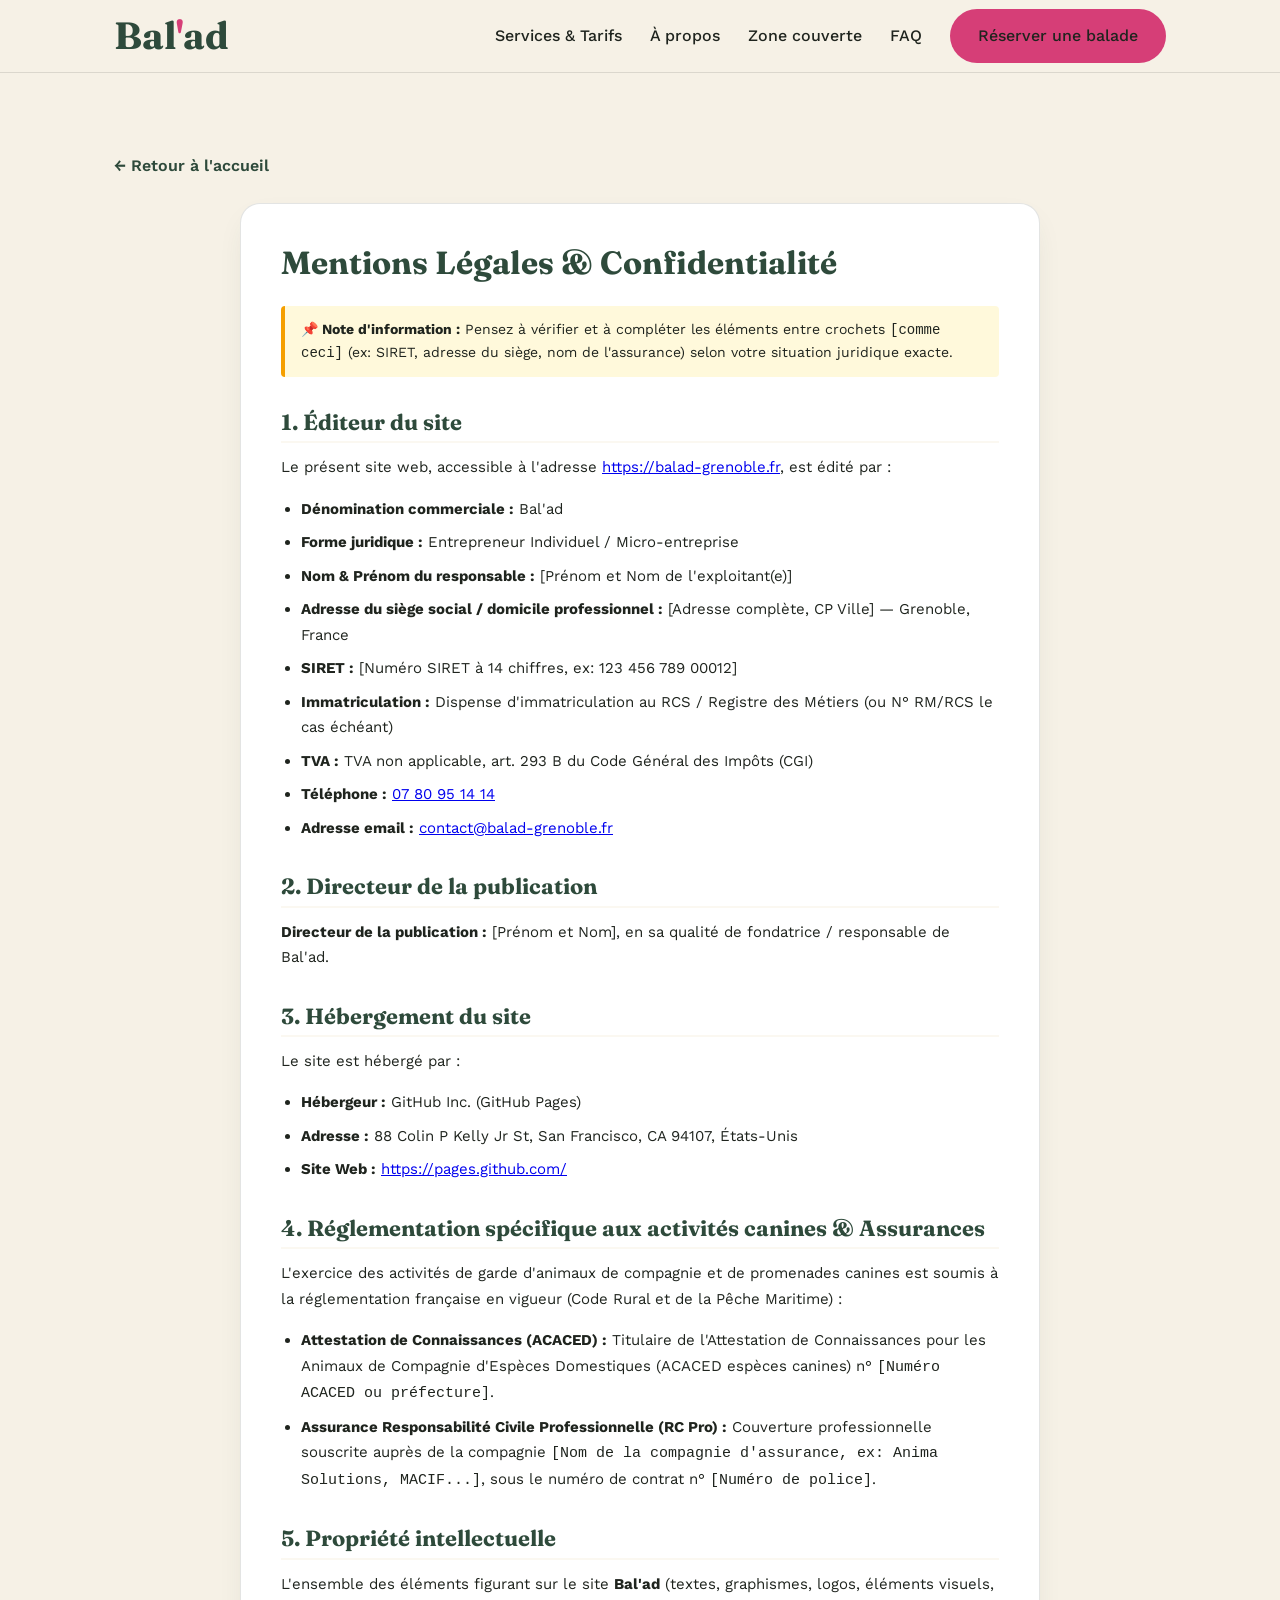
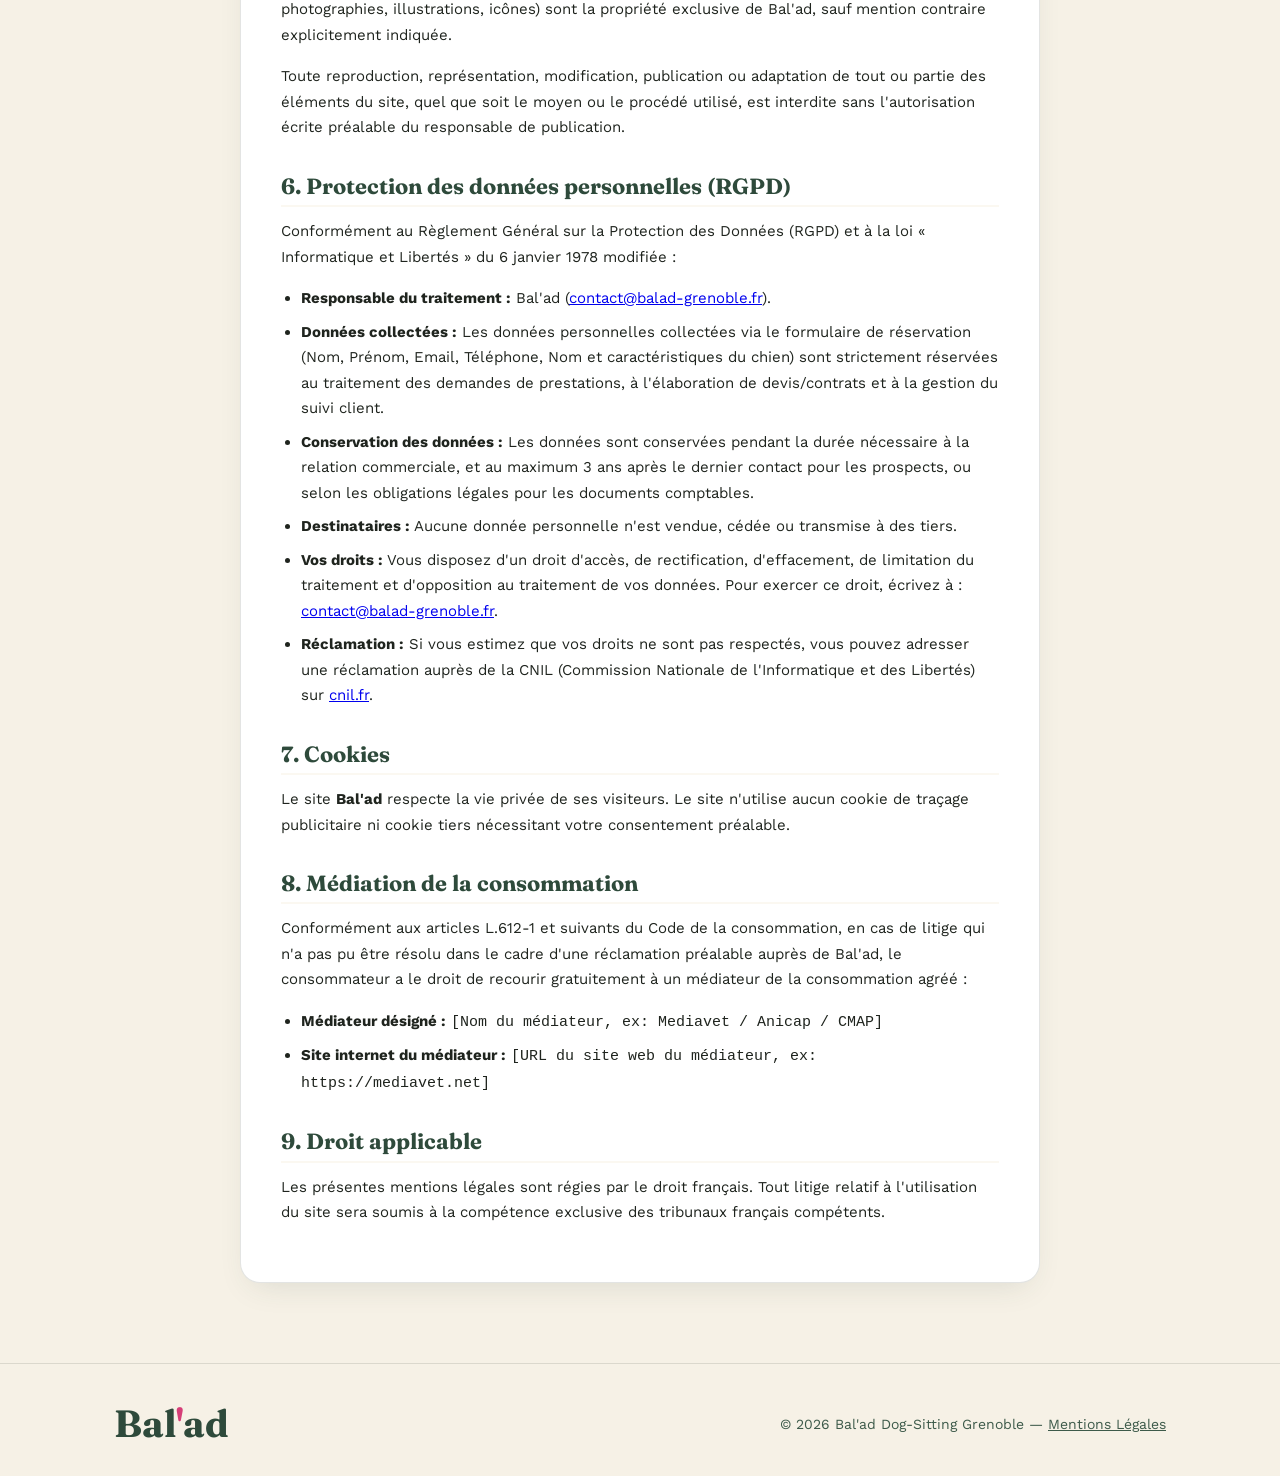
<file: mentions-legales.html>
<!DOCTYPE html>
<html lang="fr">
<head>
  <meta charset="UTF-8">
  <meta name="viewport" content="width=device-width, initial-scale=1.0">
  <title>Mentions Légales & Politique de Confidentialité — Bal'ad Grenoble</title>
  <meta name="description" content="Mentions légales, conditions d'exercice de l'activité de dog-sitting / garderie canine et politique de protection des données de Bal'ad à Grenoble.">
  <link rel="canonical" href="https://balad-grenoble.fr/mentions-legales.html">
  <link rel="icon" type="image/svg+xml" href="assets/favicon.svg">

  <!-- Polices Google Fonts -->
  <link rel="preconnect" href="https://fonts.googleapis.com">
  <link rel="preconnect" href="https://fonts.gstatic.com" crossorigin>
  <link href="https://fonts.googleapis.com/css2?family=Fraunces:opsz,wght@9..144,600;9..144,700&family=Work+Sans:wght@400;500;600;700&display=swap" rel="stylesheet">

  <link rel="stylesheet" href="style.css">
  <style>
    .legal-content {
      max-width: 800px;
      margin: 0 auto;
      background: #fff;
      padding: 40px;
      border-radius: var(--radius);
      border: 1px solid var(--line);
      box-shadow: var(--shadow);
    }
    .legal-content h1 {
      font-size: 32px;
      margin-bottom: 24px;
      color: var(--pine);
    }
    .legal-content h2 {
      font-size: 22px;
      margin-top: 32px;
      margin-bottom: 12px;
      color: var(--pine);
      border-bottom: 2px solid var(--cream-soft);
      padding-bottom: 6px;
    }
    .legal-content p, .legal-content ul {
      margin-bottom: 16px;
      color: var(--ink);
      font-size: 15px;
      line-height: 1.7;
    }
    .legal-content ul {
      padding-left: 20px;
    }
    .legal-content li {
      margin-bottom: 8px;
    }
    .legal-badge {
      display: inline-block;
      background: rgba(214, 62, 119, 0.1);
      color: var(--pink);
      padding: 4px 10px;
      border-radius: 6px;
      font-size: 13px;
      font-weight: 600;
    }
    .placeholder-note {
      background: #fff9db;
      border-left: 4px solid #f59f00;
      padding: 12px 16px;
      margin-bottom: 24px;
      border-radius: 4px;
      font-size: 14px;
    }
    .back-link {
      display: inline-flex;
      align-items: center;
      gap: 8px;
      color: var(--pine);
      font-weight: 600;
      text-decoration: none;
      margin-bottom: 24px;
    }
    .back-link:hover {
      color: var(--pink);
    }
  </style>
</head>
<body>

  <!-- Navigation -->
  <header>
    <div class="wrap nav-wrap">
      <a href="index.html" class="logo">Bal<span class="dot">'</span>ad</a>
      <nav id="navMenu">
        <ul class="nav-links">
          <li><a href="index.html#services">Services &amp; Tarifs</a></li>
          <li><a href="index.html#apropos">À propos</a></li>
          <li><a href="index.html#zone">Zone couverte</a></li>
          <li><a href="index.html#faq">FAQ</a></li>
          <li><a href="index.html#contact" class="btn btn-primary nav-btn">Réserver une balade</a></li>
        </ul>
      </nav>
    </div>
  </header>

  <main class="section-padded">
    <div class="wrap">
      <a href="index.html" class="back-link">← Retour à l'accueil</a>

      <article class="legal-content">
        <h1>Mentions Légales &amp; Confidentialité</h1>

        <div class="placeholder-note">
          <strong>📌 Note d'information :</strong> Pensez à vérifier et à compléter les éléments entre crochets <code>[comme ceci]</code> (ex: SIRET, adresse du siège, nom de l'assurance) selon votre situation juridique exacte.
        </div>

        <section>
          <h2>1. Éditeur du site</h2>
          <p>Le présent site web, accessible à l'adresse <a href="https://balad-grenoble.fr">https://balad-grenoble.fr</a>, est édité par :</p>
          <ul>
            <li><strong>Dénomination commerciale :</strong> Bal'ad</li>
            <li><strong>Forme juridique :</strong> Entrepreneur Individuel / Micro-entreprise</li>
            <li><strong>Nom &amp; Prénom du responsable :</strong> [Prénom et Nom de l'exploitant(e)]</li>
            <li><strong>Adresse du siège social / domicile professionnel :</strong> [Adresse complète, CP Ville] — Grenoble, France</li>
            <li><strong>SIRET :</strong> [Numéro SIRET à 14 chiffres, ex: 123 456 789 00012]</li>
            <li><strong>Immatriculation :</strong> Dispense d'immatriculation au RCS / Registre des Métiers (ou N° RM/RCS le cas échéant)</li>
            <li><strong>TVA :</strong> TVA non applicable, art. 293 B du Code Général des Impôts (CGI)</li>
            <li><strong>Téléphone :</strong> <a href="tel:+33780951414">07 80 95 14 14</a></li>
            <li><strong>Adresse email :</strong> <a href="mailto:contact@balad-grenoble.fr">contact@balad-grenoble.fr</a></li>
          </ul>
        </section>

        <section>
          <h2>2. Directeur de la publication</h2>
          <p><strong>Directeur de la publication :</strong> [Prénom et Nom], en sa qualité de fondatrice / responsable de Bal'ad.</p>
        </section>

        <section>
          <h2>3. Hébergement du site</h2>
          <p>Le site est hébergé par :</p>
          <ul>
            <li><strong>Hébergeur :</strong> GitHub Inc. (GitHub Pages)</li>
            <li><strong>Adresse :</strong> 88 Colin P Kelly Jr St, San Francisco, CA 94107, États-Unis</li>
            <li><strong>Site Web :</strong> <a href="https://pages.github.com/" target="_blank" rel="noopener">https://pages.github.com/</a></li>
          </ul>
        </section>

        <section>
          <h2>4. Réglementation spécifique aux activités canines &amp; Assurances</h2>
          <p>L'exercice des activités de garde d'animaux de compagnie et de promenades canines est soumis à la réglementation française en vigueur (Code Rural et de la Pêche Maritime) :</p>
          <ul>
            <li><strong>Attestation de Connaissances (ACACED) :</strong> Titulaire de l'Attestation de Connaissances pour les Animaux de Compagnie d'Espèces Domestiques (ACACED espèces canines) n° <code>[Numéro ACACED ou préfecture]</code>.</li>
            <li><strong>Assurance Responsabilité Civile Professionnelle (RC Pro) :</strong> Couverture professionnelle souscrite auprès de la compagnie <code>[Nom de la compagnie d'assurance, ex: Anima Solutions, MACIF...]</code>, sous le numéro de contrat n° <code>[Numéro de police]</code>.</li>
          </ul>
        </section>

        <section>
          <h2>5. Propriété intellectuelle</h2>
          <p>L'ensemble des éléments figurant sur le site <strong>Bal'ad</strong> (textes, graphismes, logos, éléments visuels, photographies, illustrations, icônes) sont la propriété exclusive de Bal'ad, sauf mention contraire explicitement indiquée.</p>
          <p>Toute reproduction, représentation, modification, publication ou adaptation de tout ou partie des éléments du site, quel que soit le moyen ou le procédé utilisé, est interdite sans l'autorisation écrite préalable du responsable de publication.</p>
        </section>

        <section>
          <h2>6. Protection des données personnelles (RGPD)</h2>
          <p>Conformément au Règlement Général sur la Protection des Données (RGPD) et à la loi « Informatique et Libertés » du 6 janvier 1978 modifiée :</p>
          <ul>
            <li><strong>Responsable du traitement :</strong> Bal'ad (<a href="mailto:contact@balad-grenoble.fr">contact@balad-grenoble.fr</a>).</li>
            <li><strong>Données collectées :</strong> Les données personnelles collectées via le formulaire de réservation (Nom, Prénom, Email, Téléphone, Nom et caractéristiques du chien) sont strictement réservées au traitement des demandes de prestations, à l'élaboration de devis/contrats et à la gestion du suivi client.</li>
            <li><strong>Conservation des données :</strong> Les données sont conservées pendant la durée nécessaire à la relation commerciale, et au maximum 3 ans après le dernier contact pour les prospects, ou selon les obligations légales pour les documents comptables.</li>
            <li><strong>Destinataires :</strong> Aucune donnée personnelle n'est vendue, cédée ou transmise à des tiers.</li>
            <li><strong>Vos droits :</strong> Vous disposez d'un droit d'accès, de rectification, d'effacement, de limitation du traitement et d'opposition au traitement de vos données. Pour exercer ce droit, écrivez à : <a href="mailto:contact@balad-grenoble.fr">contact@balad-grenoble.fr</a>.</li>
            <li><strong>Réclamation :</strong> Si vous estimez que vos droits ne sont pas respectés, vous pouvez adresser une réclamation auprès de la CNIL (Commission Nationale de l'Informatique et des Libertés) sur <a href="https://www.cnil.fr" target="_blank" rel="noopener">cnil.fr</a>.</li>
          </ul>
        </section>

        <section>
          <h2>7. Cookies</h2>
          <p>Le site <strong>Bal'ad</strong> respecte la vie privée de ses visiteurs. Le site n'utilise aucun cookie de traçage publicitaire ni cookie tiers nécessitant votre consentement préalable.</p>
        </section>

        <section>
          <h2>8. Médiation de la consommation</h2>
          <p>Conformément aux articles L.612-1 et suivants du Code de la consommation, en cas de litige qui n'a pas pu être résolu dans le cadre d'une réclamation préalable auprès de Bal'ad, le consommateur a le droit de recourir gratuitement à un médiateur de la consommation agréé :</p>
          <ul>
            <li><strong>Médiateur désigné :</strong> <code>[Nom du médiateur, ex: Mediavet / Anicap / CMAP]</code></li>
            <li><strong>Site internet du médiateur :</strong> <code>[URL du site web du médiateur, ex: https://mediavet.net]</code></li>
          </ul>
        </section>

        <section>
          <h2>9. Droit applicable</h2>
          <p>Les présentes mentions légales sont régies par le droit français. Tout litige relatif à l'utilisation du site sera soumis à la compétence exclusive des tribunaux français compétents.</p>
        </section>
      </article>
    </div>
  </main>

  <footer>
    <div class="wrap footer-content">
      <span class="logo">Bal<span class="dot">'</span>ad</span>
      <p>© 2026 Bal'ad Dog-Sitting Grenoble — <a href="mentions-legales.html" style="color: inherit; text-decoration: underline;">Mentions Légales</a></p>
    </div>
  </footer>
</body>
</html>
</file>
<file: style.css>
:root {
  --cream: #F6F1E6;
  --cream-soft: #FBF8F1;
  --ink: #1F241E;
  --pine: #2E4A3B;
  --pine-light: #3D5A4A;
  --pink: #D63E77;
  --pink-hover: #B82E62;
  --olive: #4F6B58;
  --amber: #C98A3E;
  --line: rgba(31, 36, 30, 0.12);
  --radius: 20px;
  --radius-sm: 10px;
  --shadow: 0 12px 32px -12px rgba(46, 74, 59, 0.15);
}

* {
  box-sizing: border-box;
  margin: 0;
  padding: 0;
}

html {
  scroll-behavior: smooth;
}

a:focus-visible,
button:focus-visible,
input:focus-visible,
select:focus-visible,
textarea:focus-visible,
summary:focus-visible {
  outline: 2px solid var(--pink);
  outline-offset: 2px;
}

body {
  background-color: var(--cream);
  color: var(--ink);
  font-family: 'Work Sans', sans-serif;
  font-size: 16px;
  line-height: 1.6;
}

.wrap {
  max-width: 1100px;
  margin: 0 auto;
  padding: 0 24px;
}

.section-padded {
  padding: 80px 0;
}

.bg-soft {
  background-color: var(--cream-soft);
}

.bg-pine {
  background-color: var(--pine);
  color: var(--cream);
}

h1,
h2,
h3 {
  font-family: 'Fraunces', serif;
  color: var(--pine);
  line-height: 1.2;
}

.light h2,
.light p {
  color: var(--cream);
}

.btn {
  display: inline-flex;
  align-items: center;
  justify-content: center;
  padding: 12px 26px;
  border-radius: 50px;
  font-weight: 600;
  text-decoration: none;
  border: 2px solid transparent;
  cursor: pointer;
  transition: all 0.2s ease;
}

.btn-primary {
  background: var(--pink);
  color: #fff;
}

.btn-primary:hover {
  background: var(--pink-hover);
  transform: translateY(-2px);
}

.btn-ghost {
  background: transparent;
  color: var(--pine);
  border-color: var(--pine);
}

.btn-ghost:hover {
  background: var(--pine);
  color: #fff;
}

/* En-tête & Navigation */
header {
  position: sticky;
  top: 0;
  z-index: 100;
  background: rgba(246, 241, 230, 0.95);
  backdrop-filter: blur(8px);
  border-bottom: 1px solid var(--line);
}

.nav-wrap {
  display: flex;
  align-items: center;
  justify-content: space-between;
  height: 72px;
}

.logo {
  font-family: 'Fraunces', serif;
  font-size: 38px;
  font-weight: 700;
  color: var(--pine);
  text-decoration: none;
}

.brand-logo {
  display: inline-flex;
  align-items: center;
  gap: 10px;
  text-decoration: none;
}

.brand-logo-img {
  height: 116px;
  width: auto;
  object-fit: contain;
  display: block;
  margin-top: -18px;
  transform: scaleX(-1);
  transition: transform 0.25s cubic-bezier(0.34, 1.56, 0.64, 1);
}

.brand-logo:hover .brand-logo-img {
  transform: rotate(-6deg) scale(1.08);
}

.brand-logo span {
  display: inline-flex;
  align-items: center;
  line-height: 1;
}

.logo .dot {
  color: var(--pink);
}

.nav-links {
  display: flex;
  list-style: none;
  gap: 28px;
  align-items: center;
}

.nav-links a {
  text-decoration: none;
  color: var(--ink);
  font-weight: 500;
}

.nav-links a:hover {
  color: var(--pink);
}

.menu-toggle {
  display: none;
  background: none;
  border: none;
  cursor: pointer;
  padding: 6px 4px;
  flex-direction: column;
  gap: 5px;
  align-items: center;
  justify-content: center;
  transition: opacity 0.2s ease;
}

.menu-toggle:hover {
  opacity: 0.65;
}

.menu-toggle span {
  width: 24px;
  height: 2.5px;
  border-radius: 2px;
  background: var(--pine);
  display: block;
  transition: transform 0.25s ease, opacity 0.25s ease;
}

/* Animation croix quand menu ouvert */
.menu-toggle[aria-expanded="true"] span:nth-child(1) {
  transform: translateY(7.5px) rotate(45deg);
}

.menu-toggle[aria-expanded="true"] span:nth-child(2) {
  opacity: 0;
}

.menu-toggle[aria-expanded="true"] span:nth-child(3) {
  transform: translateY(-7.5px) rotate(-45deg);
}

/* Hero */
.hero {
  padding: 60px 0;
}

.hero-grid {
  display: grid;
  grid-template-columns: 1.1fr 0.9fr;
  gap: 40px;
  align-items: center;
}

.eyebrow {
  display: inline-block;
  font-size: 13px;
  font-weight: 700;
  text-transform: uppercase;
  letter-spacing: 0.05em;
  color: var(--pink);
  background: rgba(214, 62, 119, 0.1);
  padding: 6px 14px;
  border-radius: 50px;
  margin-bottom: 16px;
}

.eyebrow.light {
  background: rgba(255, 255, 255, 0.15);
  color: var(--cream);
}

.hero h1 {
  font-size: clamp(32px, 4.5vw, 48px);
  margin-bottom: 20px;
}

.hero h1 em {
  color: var(--pink);
  font-style: italic;
}

.hero .lede {
  font-size: 18px;
  color: var(--pine-light);
  margin-bottom: 30px;
}

.hero-ctas {
  display: flex;
  gap: 14px;
  margin-bottom: 30px;
  flex-wrap: wrap;
}

.trust-badges {
  display: flex;
  gap: 20px;
  font-size: 14px;
  font-weight: 600;
  color: var(--pine);
  flex-wrap: wrap;
}

.hero-illustration {
  display: flex;
  justify-content: center;
}

.hero-illustration img {
  width: 100%;
  height: auto;
  border-radius: var(--radius);
}

.media-panel {
  position: relative;
  width: min(100%, 520px);
  aspect-ratio: 1;
  border-radius: 28px;
  background: #f2eadb;
  border: 1px solid rgba(31, 36, 30, 0.08);
  box-shadow: 0 18px 32px -20px rgba(31, 36, 30, 0.18);
  overflow: hidden;
}

.bike-scene {
  background: linear-gradient(#f6f1e6, #efe3d0);
}

.wheel {
  position: absolute;
  bottom: 46px;
  width: 146px;
  height: 146px;
  border-radius: 50%;
  border: 8px solid #1f1d1c;
  background: rgba(255, 255, 255, 0.15);
}

.wheel.left {
  left: 60px;
}

.wheel.right {
  right: 60px;
}

.wheel::before {
  content: "";
  position: absolute;
  inset: 26px;
  border-radius: 50%;
  background: #d9d0c4;
  border: 4px solid #1f1d1c;
}

.cargo {
  position: absolute;
  left: 184px;
  bottom: 170px;
  width: 210px;
  height: 100px;
  background: #bf8653;
  border: 5px solid #70492a;
  border-radius: 12px;
}

.cargo::before,
.cargo::after {
  content: "";
  position: absolute;
  top: 0;
  bottom: 0;
  width: 4px;
  background: rgba(72, 46, 26, 0.7);
}

.cargo::before {
  left: 50px;
}

.cargo::after {
  right: 50px;
}

.dog {
  position: absolute;
  left: 302px;
  bottom: 212px;
  width: 76px;
  height: 46px;
  background: #2b2a2a;
  border-radius: 50% 50% 46% 46%;
}

.dog::before,
.dog::after {
  content: "";
  position: absolute;
  top: 8px;
  width: 10px;
  height: 10px;
  border-radius: 50%;
  background: #efeee8;
}

.dog::before {
  left: 17px;
}

.dog::after {
  right: 17px;
}

.rider {
  position: absolute;
  left: 50%;
  top: 42px;
  width: 180px;
  height: 280px;
  transform: translateX(-50%);
}

.rider .head {
  position: absolute;
  left: 55px;
  top: 0;
  width: 70px;
  height: 70px;
  border-radius: 50%;
  background: #d9a57d;
  border: 6px solid #1f1d1c;
}

.rider .body {
  position: absolute;
  left: 34px;
  top: 72px;
  width: 110px;
  height: 120px;
  background: #4f8b60;
  border-radius: 18px 18px 10px 10px;
}

.rider .arm {
  position: absolute;
  top: 90px;
  width: 18px;
  height: 110px;
  background: #4f8b60;
  border-radius: 12px;
}

.rider .arm.left {
  left: 24px;
  transform: rotate(28deg);
}

.rider .arm.right {
  right: 24px;
  transform: rotate(-28deg);
}

.rider .leg {
  position: absolute;
  bottom: 0;
  width: 18px;
  height: 118px;
  background: #1f1d1c;
  border-radius: 12px;
}

.rider .leg.left {
  left: 56px;
}

.rider .leg.right {
  right: 56px;
}

.portrait-scene {
  background: linear-gradient(#f7f1e6, #f0e5d7);
}

.portrait-head {
  position: absolute;
  left: 50%;
  top: 88px;
  width: 112px;
  height: 112px;
  transform: translateX(-50%);
  border-radius: 50%;
  background: #d9a57d;
  border: 6px solid #1f1d1c;
}

.portrait-body {
  position: absolute;
  left: 50%;
  top: 198px;
  width: 190px;
  height: 230px;
  transform: translateX(-50%);
  background: #4f8b60;
  border-radius: 18px 18px 12px 12px;
}

.portrait-arm {
  position: absolute;
  top: 216px;
  width: 18px;
  height: 148px;
  background: #4f8b60;
  border-radius: 12px;
}

.portrait-arm.left {
  left: 218px;
  transform: rotate(16deg);
}

.portrait-arm.right {
  right: 218px;
  transform: rotate(-16deg);
}

.portrait-leg {
  position: absolute;
  bottom: 42px;
  width: 20px;
  height: 170px;
  background: #1f1d1c;
  border-radius: 12px;
}

.portrait-leg.left {
  left: 332px;
}

.portrait-leg.right {
  right: 332px;
}

.about-image .media-panel {
  width: min(100%, 420px);
}

/* Grille de Services */
.section-head {
  text-align: center;
  max-width: 600px;
  margin: 0 auto 48px;
}

.section-head h2 {
  font-size: 32px;
  margin-top: 10px;
}

.section-head p {
  margin-top: 14px;
  font-size: 16px;
  color: var(--pine-light);
}

.section-head.light p {
  color: rgba(255, 255, 255, 0.85);
}

.services-grid {
  display: grid;
  grid-template-columns: repeat(auto-fit, minmax(240px, 1fr));
  gap: 20px;
}

.service-card {
  background: var(--cream-soft);
  border: 1px solid var(--line);
  padding: 24px;
  border-radius: var(--radius-sm);
  display: flex;
  justify-content: space-between;
  align-items: flex-start;
  gap: 18px;
}

.service-card h3 {
  font-size: 18px;
  margin-bottom: 8px;
}

.service-card p {
  font-size: 14px;
  color: var(--pine-light);
  margin-bottom: 10px;
}

.service-card .price {
  font-family: 'Fraunces', serif;
  font-size: 22px;
  font-weight: 700;
  color: var(--pink);
  flex-shrink: 0;
}

.service-details {
  list-style: none;
  display: flex;
  flex-wrap: wrap;
  gap: 8px;
  margin: 0;
  padding: 0;
}

.service-details li {
  font-size: 12px;
  font-weight: 600;
  color: var(--pine);
  background: rgba(46, 74, 59, 0.06);
  border-radius: 999px;
  padding: 6px 10px;
}

/* Grille Tarifaire Moderne par Catégories */
.pricing-categories {
  display: grid !important;
  grid-template-columns: repeat(2, 1fr) !important;
  gap: 40px !important;
  width: 100% !important;
  max-width: none !important;
  margin: 32px auto 0;
}

.pricing-category-card {
  background: #fff;
  border: 1px solid var(--line);
  border-radius: var(--radius);
  padding: 48px 32px;
  display: flex;
  flex-direction: column;
  flex: 1;
  min-height: 460px;
  box-shadow: var(--shadow);
  transition: transform 0.2s ease, box-shadow 0.2s ease;
}

.pricing-category-card:hover {
  transform: translateY(-4px);
  box-shadow: 0 16px 40px -12px rgba(46, 74, 59, 0.2);
}

.pricing-category-card.featured {
  border: 2px solid var(--pink);
  background: var(--cream-soft);
}

.popular-ribbon {
  position: absolute;
  top: -12px;
  right: 20px;
  background: var(--pink);
  color: #fff;
  font-size: 11px;
  font-weight: 700;
  text-transform: uppercase;
  letter-spacing: 0.06em;
  padding: 4px 12px;
  border-radius: 50px;
  box-shadow: 0 4px 12px rgba(214, 62, 119, 0.3);
}

/* Bannière de Collaboration Bal'ad x Mana */
.collab-logos-banner {
  display: inline-flex;
  align-items: center;
  justify-content: center;
  gap: 14px;
  background: #FFFFFF;
  padding: 10px 20px;
  border-radius: 50px;
  border: 1.5px solid rgba(196, 56, 40, 0.22);
  box-shadow: 0 4px 16px rgba(196, 56, 40, 0.08);
  margin-bottom: 16px;
}

.collab-brand-box {
  display: flex;
  align-items: center;
  justify-content: center;
}

.collab-logo-balad,
img.collab-logo-balad {
  height: 48px !important;
  max-height: 48px !important;
  width: auto !important;
  max-width: 110px !important;
  object-fit: contain !important;
  display: block;
}

.collab-divider {
  display: inline-flex;
  align-items: center;
  justify-content: center;
  width: 26px;
  height: 26px;
  border-radius: 50%;
  background: rgba(196, 56, 40, 0.08);
}

.collab-cross {
  font-size: 15px;
  font-weight: 800;
  color: #C43828;
  line-height: 1;
}

.collab-logo-mana,
img.collab-logo-mana {
  height: 32px !important;
  max-height: 32px !important;
  width: auto !important;
  max-width: 100px !important;
  object-fit: contain !important;
  display: block;
}

.pricing-category-card.collab-card {
  border: 2px solid #C43828;
  background: linear-gradient(180deg, #FFF8F6 0%, #FFFFFF 100%);
  box-shadow: 0 12px 30px rgba(196, 56, 40, 0.08);
}

/* En-tête de la carte collab */
.collab-header-top {
  margin-bottom: 16px;
}

.collab-title-tag {
  font-size: 15px;
  font-weight: 700;
  text-transform: uppercase;
  letter-spacing: 0.08em;
  color: #C43828;
}

/* Section logos côte à côte */
.collab-hero-showcase {
  margin-bottom: 20px;
  text-align: center;
}

.collab-dual-logos {
  display: flex;
  align-items: center;
  justify-content: center;
  gap: 16px;
  margin-bottom: 12px;
}

.collab-logo-left {
  height: 88px;
  width: auto;
  object-fit: contain;
}

.collab-logo-right {
  height: 178px;
  width: auto;
  object-fit: contain;
}

.collab-cross-symbol {
  font-size: 22px;
  font-weight: 700;
  color: #C43828;
  flex-shrink: 0;
}

.collab-presente {
  display: flex;
  flex-direction: column;
  gap: 2px;
  font-size: 13px;
  color: var(--pine-light);
  text-transform: uppercase;
  letter-spacing: 0.05em;
}

.collab-presente strong {
  color: var(--pine);
  font-size: 14px;
}

/* Capsule tarifaire collab */
.collab-capsule-box {
  background: #fff;
  border: 1px solid rgba(196, 56, 40, 0.15);
  border-radius: 16px;
  padding: 20px 20px 16px;
}

.collab-capsule-header {
  margin-bottom: 16px;
  padding-bottom: 12px;
  border-bottom: 1px dashed rgba(196, 56, 40, 0.2);
}

.collab-capsule-header h3 {
  font-size: 20px;
  margin-bottom: 4px;
}

.collab-bonus-tag {
  font-size: 12px;
  color: #C43828;
  font-weight: 600;
}

.collab-capsule-cta {
  margin-top: 16px;
  text-align: center;
}

.btn-collab-contact {
  background: #C43828;
  color: #fff;
  border-radius: 50px;
  padding: 10px 28px;
  font-weight: 600;
  font-size: 16px;
  display: inline-block;
  text-decoration: none;
  transition: background 0.2s ease;
}

.btn-collab-contact:hover {
  background: #a02d1e;
}

.pricing-category-card.balades-card {
  border-top: 5px solid var(--pine);
}

.pricing-category-card.pension-card {
  border-top: 5px solid #D9822B;
}

.collab-ribbon {
  position: absolute;
  top: -12px;
  right: 20px;
  background: linear-gradient(135deg, #C43828 0%, #E54B38 100%);
  color: #fff;
  font-size: 11px;
  font-weight: 700;
  text-transform: uppercase;
  letter-spacing: 0.06em;
  padding: 5px 14px;
  border-radius: 50px;
  box-shadow: 0 4px 14px rgba(196, 56, 40, 0.35);
}

.category-badge.collab-badge {
  background: rgba(196, 56, 40, 0.1);
  color: #C43828;
  margin-bottom: 8px;
  display: inline-block;
}

.category-badge.balades-badge {
  background: rgba(46, 74, 59, 0.1);
  color: var(--pine);
}

.category-badge.pension-badge {
  background: rgba(217, 130, 43, 0.12);
  color: #B46416;
}

.price-amount.collab-price {
  color: #C43828;
  font-weight: 800;
}

.price-amount.price-devis-tag {
  font-size: 16px;
  font-family: inherit;
  font-weight: 700;
  color: #B46416;
  background: rgba(217, 130, 43, 0.12);
  padding: 6px 14px;
  border-radius: 20px;
}

.category-header {
  margin-bottom: 20px;
  padding-bottom: 16px;
  border-bottom: 1px dashed var(--line);
}

.category-badge {
  display: inline-block;
  font-size: 13px;
  font-weight: 700;
  color: var(--pine);
  background: rgba(46, 74, 59, 0.08);
  padding: 5px 14px;
  border-radius: 20px;
  margin-bottom: 10px;
}

.category-header h3 {
  font-size: 22px;
  color: var(--pine);
  margin-bottom: 6px;
}

.category-header p {
  font-size: 13px;
  color: var(--pine-light);
  line-height: 1.4;
}

.collab-header-top .textarea {
  display: block;
  font-size: 13px;
  font-weight: 400;
  color: var(--pine-light);
  line-height: 1.4;
  text-transform: none;
  letter-spacing: normal;
  font-family: 'Work Sans', sans-serif;
}

.price-items-list {
  display: flex;
  flex-direction: column;
  gap: 16px;
  flex: 1;
}

.price-item {
  background: rgba(246, 241, 230, 0.55);
  border: 1px solid rgba(31, 36, 30, 0.08);
  border-radius: 14px;
  padding: 16px;
  display: flex;
  flex-direction: column;
  gap: 10px;
}

.price-item-main {
  display: flex;
  justify-content: space-between;
  align-items: flex-start;
  gap: 12px;
}

.price-item-info h4 {
  font-size: 16px;
  font-weight: 700;
  color: var(--ink);
  line-height: 1.3;
}

.price-time {
  display: block;
  font-size: 12px;
  color: var(--pine-light);
  margin-top: 4px;
  font-weight: 500;
}

.price-tag-wrap {
  text-align: right;
  flex-shrink: 0;
}

.price-amount {
  font-family: 'Fraunces', serif;
  font-size: 26px;
  font-weight: 700;
  color: var(--pink);
  line-height: 1;
}

.price-item-extra {
  font-size: 13px;
  color: var(--pine);
  padding-top: 8px;
  border-top: 1px solid rgba(31, 36, 30, 0.06);
  display: flex;
  flex-direction: column;
  gap: 2px;
}

.price-item-extra strong {
  color: var(--pink-hover);
}

.price-subnote {
  font-size: 11px;
  color: var(--amber);
  font-weight: 600;
}

.extra-info {
  margin-top: 28px;
  background: rgba(214, 62, 119, 0.06);
  border: 1px solid rgba(214, 62, 119, 0.14);
  border-radius: 16px;
  padding: 20px 24px;
}

.extra-info-title {
  font-weight: 700;
  color: var(--pink);
  font-size: 14px;
  text-transform: uppercase;
  letter-spacing: 0.04em;
  margin-bottom: 12px;
}

.extra-info ul {
  list-style: none;
  margin: 0;
  padding: 0;
  display: flex;
  flex-direction: column;
  gap: 10px;
  color: var(--pine);
  font-size: 14px;
}

@media (max-width: 1024px) {
  .pricing-categories {
    grid-template-columns: 1fr !important;
    gap: 20px !important;
  }
}

/* Carte de fidélité */
.loyalty-card {
  max-width: 640px;
  margin: 0 auto;
  text-align: center;
  background: #fff;
  border: 1px solid var(--line);
  border-radius: var(--radius);
  padding: 48px 32px;
  box-shadow: var(--shadow);
}

.loyalty-card h2 {
  font-size: 28px;
}

.loyalty-card p {
  margin-top: 12px;
  color: var(--pine-light);
  font-size: 16px;
}

.loyalty-dots {
  display: flex;
  flex-wrap: wrap;
  justify-content: center;
  gap: 12px;
  margin-top: 28px;
}

.loyalty-dots span {
  width: 34px;
  height: 34px;
  border-radius: 50%;
  border: 2px dashed rgba(214, 62, 119, 0.4);
}

.loyalty-dots .loyalty-dot-free {
  width: auto;
  min-width: 34px;
  height: 34px;
  border-radius: 999px;
  border: none;
  background: var(--pink);
  color: #fff;
  display: flex;
  align-items: center;
  justify-content: center;
  font-size: 12px;
  font-weight: 700;
  padding: 0 10px;
}

/* À propos */
.about-grid {
  display: grid;
  grid-template-columns: 0.8fr 1.2fr;
  gap: 48px;
  align-items: center;
}

.about-image img {
  width: 100%;
  height: auto;
  border-radius: var(--radius);
}

.about-content p {
  margin-top: 16px;
  font-size: 17px;
}

.feature-list {
  list-style: none;
  margin: 32px 0 0;
  padding: 0;
  display: flex;
  flex-direction: column;
  gap: 16px;
}

.feature-list li {
  background: #fff;
  border: 1px solid var(--line);
  border-radius: var(--radius-sm);
  padding: 18px 20px;
}

.feature-list h3 {
  font-size: 16px;
}

.feature-list p {
  margin-top: 6px;
  font-size: 14px;
  color: var(--pine-light);
}

/* Zone couverte */
.zone-grid {
  display: grid;
  grid-template-columns: 0.9fr 1.4fr;
  gap: 24px;
  align-items: stretch;
}

.zone-list {
  list-style: none;
  margin: 0;
  padding: 0;
  display: flex;
  flex-direction: column;
  gap: 10px;
}

.zone-list li {
  display: block;
}

.zone-item {
  width: 100%;
  display: flex;
  align-items: center;
  justify-content: flex-start;
  gap: 12px;
  background: var(--cream-soft);
  border: 1px solid var(--line);
  border-radius: var(--radius-sm);
  padding: 14px 18px;
  font: inherit;
  cursor: pointer;
  text-align: left;
  transition: border-color 0.15s ease, background 0.15s ease, transform 0.15s ease;
}

.zone-item:hover,
.zone-item:focus-visible,
.zone-item.is-active {
  background: #fff;
  border-color: var(--pine);
  transform: translateY(-1px);
}

.zone-dot {
  width: 12px;
  height: 12px;
  border-radius: 50%;
  flex-shrink: 0;
}

.zone-dot-centre {
  background: var(--pink);
}

.zone-dot-smh {
  background: var(--pine);
}

.zone-dot-echirolles {
  background: var(--amber);
}

.zone-dot-autres {
  background: transparent;
  border: 2px dashed rgba(36, 30, 35, 0.4);
}

.zone-name {
  font-weight: 600;
  color: var(--ink);
  flex: 1;
}

.zone-tag {
  font-size: 12px;
  font-weight: 700;
  text-transform: uppercase;
  letter-spacing: 0.04em;
  color: var(--pine);
  background: rgba(46, 74, 59, 0.1);
  border-radius: 999px;
  padding: 5px 12px;
  white-space: nowrap;
}

.zone-desc-text {
  font-size: 13px;
  color: var(--pine-light);
  margin-top: 6px;
  padding-left: 14px;
}

.zone-tag-devis {
  color: var(--pink);
  background: rgba(214, 62, 119, 0.1);
}

.zone-map {
  min-height: 320px;
  border-radius: var(--radius);
  overflow: hidden;
  border: 1px solid var(--line);
  box-shadow: var(--shadow);
}

.zone-map-canvas {
  width: 100%;
  height: 100%;
  min-height: 320px;
  background: var(--cream-soft);
}

.zone-map-canvas .leaflet-popup-content-wrapper {
  border-radius: 12px;
  font-family: 'Work Sans', sans-serif;
}

.zone-map-canvas .leaflet-popup-content strong {
  color: var(--pine);
}

@media (max-width: 768px) {
  .zone-grid {
    grid-template-columns: 1fr;
  }

  .zone-map,
  .zone-map-canvas {
    min-height: 260px;
  }
}

/* FAQ */
.faq-list {
  max-width: 750px;
  margin: 0 auto;
  display: flex;
  flex-direction: column;
  gap: 14px;
}

.faq-item {
  background: var(--cream-soft);
  border: 1px solid var(--line);
  border-radius: var(--radius-sm);
  padding: 16px 20px;
}

.faq-item summary {
  font-weight: 600;
  font-size: 17px;
  cursor: pointer;
  color: var(--pine);
}

.faq-item p {
  margin-top: 12px;
  font-size: 15px;
  color: var(--ink);
}

/* Contact */
.contact-wrap {
  max-width: 900px;
}

.contact-cards {
  display: grid;
  grid-template-columns: repeat(auto-fit, minmax(240px, 1fr));
  gap: 20px;
  margin-top: 24px;
}

.contact-card {
  background: rgba(255, 255, 255, 0.08);
  border: 1px solid rgba(255, 255, 255, 0.14);
  border-radius: 18px;
  padding: 28px 22px;
  display: flex;
  flex-direction: column;
  gap: 10px;
  word-break: break-word;
}

.contact-label {
  font-size: 12px;
  text-transform: uppercase;
  letter-spacing: 0.08em;
  color: rgba(255, 255, 255, 0.72);
  font-weight: 700;
}

.contact-card a {
  color: var(--cream);
  text-decoration: none;
  font-size: 17px;
  font-weight: 500;
}

.bg-pine .btn-ghost {
  color: var(--cream);
  border-color: rgba(255, 255, 255, 0.4);
}

.bg-pine .btn-ghost:hover {
  background: rgba(255, 255, 255, 0.12);
  color: var(--cream);
}

/* Formulaire de réservation */
.reservation-form-wrap {
  margin-top: 48px;
  padding-top: 40px;
  border-top: 1px solid rgba(255, 255, 255, 0.14);
}

.reservation-form-wrap h3 {
  color: var(--cream);
  font-size: 22px;
}

.reservation-intro {
  color: rgba(255, 255, 255, 0.75);
  font-size: 15px;
  margin-top: 8px;
  margin-bottom: 24px;
}

.reservation-form {
  display: flex;
  flex-direction: column;
  gap: 18px;
}

.form-row {
  display: grid;
  grid-template-columns: 1fr 1fr;
  gap: 18px;
}

.form-field {
  display: flex;
  flex-direction: column;
  gap: 6px;
}

.form-field label {
  font-size: 13px;
  font-weight: 600;
  color: rgba(255, 255, 255, 0.85);
}

.form-field input,
.form-field select,
.form-field textarea {
  font: inherit;
  font-size: 15px;
  padding: 12px 14px;
  border-radius: 10px;
  border: 1px solid rgba(255, 255, 255, 0.2);
  background: rgba(255, 255, 255, 0.08);
  color: var(--cream);
}

.form-field input::placeholder,
.form-field textarea::placeholder {
  color: rgba(255, 255, 255, 0.45);
}

.form-field select option {
  color: var(--ink);
}

.form-field textarea {
  resize: vertical;
  min-height: 90px;
}

.date-range {
  display: flex;
  align-items: center;
  gap: 10px;
}

.date-range input {
  flex: 1;
  min-width: 0;
}

.date-range-sep {
  font-size: 13px;
  color: rgba(255, 255, 255, 0.6);
  flex-shrink: 0;
}

.form-field input[type="date"]::-webkit-calendar-picker-indicator {
  filter: invert(1);
  cursor: pointer;
}

@media (max-width: 480px) {
  .date-range {
    flex-direction: column;
    align-items: stretch;
    gap: 6px;
  }

  .date-range-sep {
    text-align: center;
  }
}

.form-honey {
  position: absolute;
  left: -9999px;
  width: 1px;
  height: 1px;
  opacity: 0;
}

.form-actions {
  display: flex;
  gap: 14px;
  flex-wrap: wrap;
  margin-top: 6px;
}

.form-status {
  font-size: 14px;
  min-height: 20px;
}

.form-status.success {
  color: #8FD6A8;
}

.form-status.error {
  color: #F3A6A6;
}

@media (max-width: 640px) {
  .form-row {
    grid-template-columns: 1fr;
  }
}

/* Photos */
.photo-grid {
  display: grid;
  grid-template-columns: repeat(2, minmax(0, 1fr));
  gap: 18px;
  margin-top: 24px;
}

.photo-grid img {
  width: 100%;
  height: 260px;
  object-fit: cover;
  border-radius: 18px;
  border: 1px solid var(--line);
  box-shadow: var(--shadow);
}

/* Footer */
footer {
  padding: 30px 0;
  border-top: 1px solid var(--line);
}

.footer-content {
  display: flex;
  justify-content: space-between;
  align-items: center;
  font-size: 14px;
  color: var(--pine-light);
}

.footer-link {
  color: inherit;
  text-decoration: underline;
}

.pension-cta {
  margin-top: auto;
  padding-top: 24px;
}

.btn-full {
  width: 100%;
  text-align: center;
}

/* Responsive */
@media (max-width: 768px) {

  .hero-grid,
  .about-grid,
  .form-row {
    grid-template-columns: 1fr;
  }

  .nav-links {
    display: none;
  }

  .menu-toggle {
    display: flex;
  }

  #navMenu {
    display: none;
    position: absolute;
    top: 100%;
    left: 0;
    right: 0;
    background: rgba(246, 241, 230, 0.98);
    backdrop-filter: blur(8px);
    border-bottom: 1px solid var(--line);
    padding: 16px 24px 24px;
    z-index: 99;
  }

  #navMenu.active {
    display: block;
  }

  #navMenu .nav-links {
    display: flex;
    flex-direction: column;
    gap: 0;
    align-items: stretch;
  }

  #navMenu .nav-links li a {
    display: block;
    padding: 14px 0;
    border-bottom: 1px solid var(--line);
    font-size: 17px;
    font-weight: 500;
  }

  #navMenu .nav-links li:last-child a {
    border-bottom: none;
    margin-top: 12px;
    text-align: center;
  }
}
</file>
